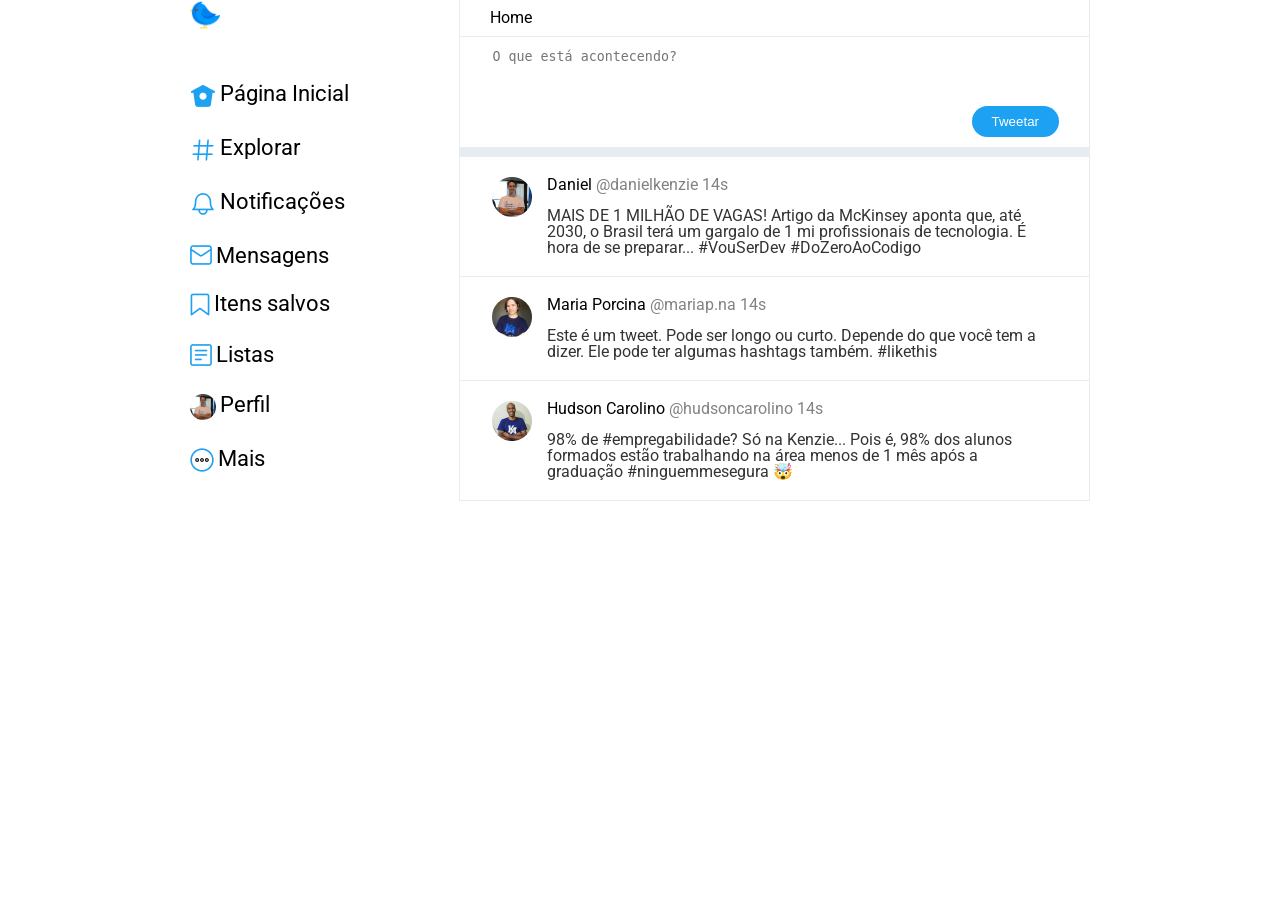
<file: maratona-twitter/index.html>
<!DOCTYPE html>
<html lang="pt-br">
    
    <!-- CONFIGURAÇÕES -->
    <head>
        <meta charset="UTF-8">
        <link rel="stylesheet" href="./assets/css/reset.css">

        <link rel="preconnect" href="https://fonts.googleapis.com">
        <link rel="preconnect" href="https://fonts.gstatic.com" crossorigin>
        <link href="https://fonts.googleapis.com/css2?family=Roboto:wght@100;300;400;500;700&display=swap" rel="stylesheet">

        <link rel="stylesheet" href="./assets/css/style.css">
        <title>Ken-Te-Vi</title>
    </head>

    <!-- CORPO -->
    <body>
        
        <div class="container">

            <!-- CABEÇALHO -->
            <header class="cabecalho">

                <!-- IMAGEM LOGO -->
                <figure class="cabecalho__logo">
                    <img src="./assets/img/bird 1.svg" alt="Logo Ken-Te-Vi"> 
                    <figcaption hidden>Logo Ken-Te-Vi</figcaption> 
                </figure>

                <!-- MENU DE NAVEGAÇÃO -->
                <nav class="cabecalho__menuNavegacao">

                    <!-- LISTA DE LINKS -->
                    <ul class="cabecalho__menuLista">

                        <li class="cabecalho__menuItem"> 
                            <img src="./assets/img/Home.png" alt="Página Inicial">
                            <a href="">Página Inicial</a>
                        </li>

                        <li class="cabecalho__menuItem"> 
                            <img src="./assets/img/Hashtag.png" alt="Explorar">
                            <a href="">Explorar</a>
                        </li>

                        <li class="cabecalho__menuItem"> 
                            <img src="./assets/img/Notification.png" alt="Notificações">
                            <a href="">Notificações</a>
                        </li>

                        <li class="cabecalho__menuItem"> 
                            <img src="./assets/img/Group.png" alt="Mensagens">
                            <a href="">Mensagens</a>
                        </li>

                        <li class="cabecalho__menuItem"> 
                            <img src="./assets/img/Group (1).png" alt="Itens salvos">
                            <a href="">Itens salvos</a>
                        </li>

                        <li class="cabecalho__menuItem"> 
                            <img src="./assets/img/Group (2).png" alt="Listas">
                            <a href="">Listas</a>
                        </li>

                        <li class="cabecalho__menuItem"> 
                            <img src="./assets/img/ProfilePic.png" alt="Perfil">
                            <a href="">Perfil</a>
                        </li>

                        <li class="cabecalho__menuItem"> 
                            <img src="./assets/img/Group (3).png" alt="Mais">
                            <a href="">Mais</a>
                        </li>
                    </ul>

                </nav>

            </header>

            <!-- CONTEÚDO PRINCIPAL -->
            <main class="conteudoPrincipal">
                
                <!-- TÍTULO -->
                <h3 class="conteudoPrincipal__titulo">Home</h3>
                
                <!-- FORMULÁRIO -->
                <form action="#" class="conteudoPrincipal__formulario">
                    <textarea name="textoTweet" placeholder="O que está acontecendo?" ></textarea>
                
                    <button type="submit">Tweetar</button>
                </form>

                <!-- FEED DE NOTÍCIAS -->
                <section class="conteudoPrincipal__feed">
                    
                    <!-- LISTA DE NOTÍCIAS -->
                    <ul class="conteudoPrincipal__listaTweets">
                        <!-- NOTÍCIA -->
                        <li class="conteudoPrincipal__tweet">
                            <!-- IMAGEM DO USUÁRIO -->
                            <img class="tweet__fotoPerfil" src="./assets/img/ProfilePic (2).png" alt="Daniel">

                            <!-- CAIXA COM INFORAMÇÕES DO USUÁRIO -->
                            <div class="tweet__conteudo">
                                <h2>Hudson Carolino</h2>
                                <span>@hudsoncarolino 14s</span>
                                <p>98% de #empregabilidade? Só na Kenzie... Pois é, 98% dos alunos formados estão trabalhando na área menos de 1 mês após a graduação #ninguemmesegura 🤯</p>
                            </div>

                        </li>
                        <!-- NOTÍCIA -->
                        <li class="conteudoPrincipal__tweet">
                            <!-- IMAGEM DO USUÁRIO -->
                            <img class="tweet__fotoPerfil" src="./assets/img/ProfilePic (1).png" alt="Daniel">

                            <!-- CAIXA COM INFORAMÇÕES DO USUÁRIO -->
                            <div class="tweet__conteudo">
                                <h2>Maria Porcina</h2>
                                <span>@mariap.na 14s</span>
                                <p>Este é um tweet. Pode ser longo ou curto. Depende do que você tem a dizer. Ele pode ter algumas hashtags também. #likethis </p>
                            </div>

                        </li>
                        <!-- NOTÍCIA -->
                        <li class="conteudoPrincipal__tweet">
                            <!-- IMAGEM DO USUÁRIO -->
                            <img class="tweet__fotoPerfil" src="./assets/img/ProfilePic.png" alt="Daniel">

                            <!-- CAIXA COM INFORAMÇÕES DO USUÁRIO -->
                            <div class="tweet__conteudo">
                                <h2>Daniel</h2>
                                <span>@danielkenzie 14s</span>
                                <p>MAIS DE 1 MILHÃO DE VAGAS! Artigo da McKinsey aponta que, 
                                    até 2030, o Brasil terá um gargalo de 1 mi profissionais de tecnologia. 
                                    É hora de se preparar... #VouSerDev #DoZeroAoCodigo
                                </p>
                            </div>

                        </li>
                    </ul>

                </section>

            </main>

        </div>

        <script type="text/javascript" src="./assets/js/script.js"></script>

    </body>

</html>
</file>
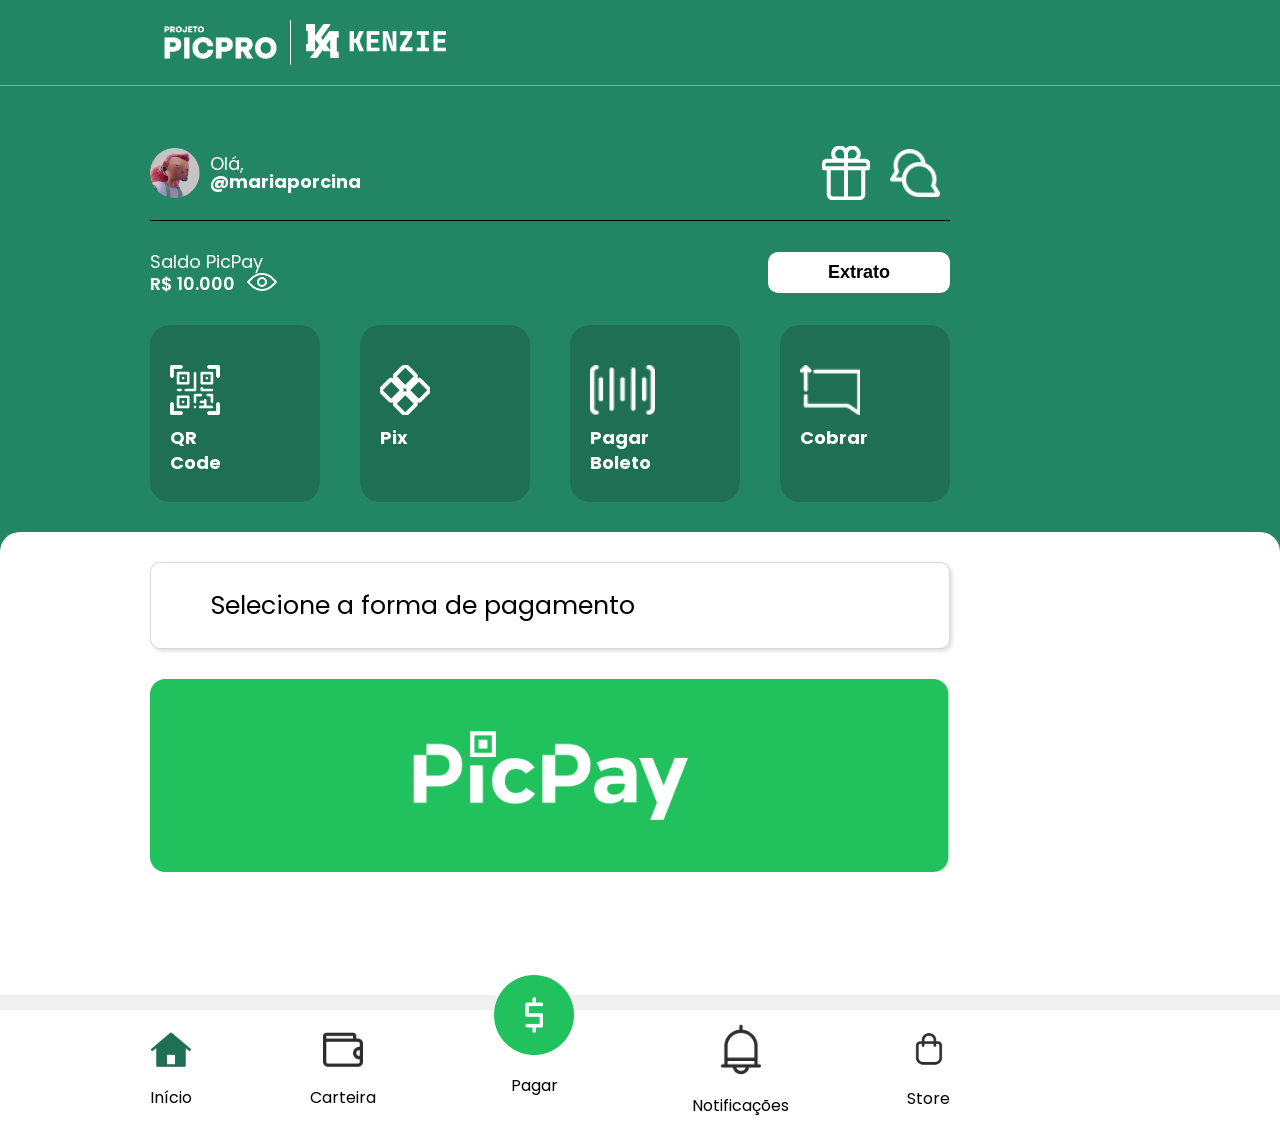
<file: PicPro/index.html>
<!DOCTYPE html>
<html lang="pr-br">
  <head>
    <meta charset="UTF-8" />
    <title>PicPro</title>
    <link rel="preconnect" href="https://fonts.googleapis.com" />
    <link rel="preconnect" href="https://fonts.gstatic.com" crossorigin />
    <link
      href="https://fonts.googleapis.com/css2?family=Poppins:wght@1,300&display=swap"
      rel="stylesheet"
    />
    <link rel="stylesheet" type="text/css" href="./assets/css/reset.css" />
    <link rel="stylesheet" type="text/css" href="./assets/css/style.css" />
  </head>

  <body>
    <!-- cabeçalho -->
    <header class="cabecalho">
      <div class="container">
        <figure class="cabecalho__logoPicpro">
          <img src="./assets/img/logo-picpro.png" alt="Logo Picpro" />
        </figure>
        <figure class="cabecalho__logoKenzie">
          <img src="./assets/img/logo-kenzie.png" alt="Logo Kenzie" />
        </figure>
      </div>
    </header>

    <!-- conteúdo principal da página -->
    <main>
      <section class="secaoDetalhesConta">
        <div class="container">
          <div class="secaoDetalhesConta__sobreUsuario">
            <div class="secaoDetalhesConta__sobreUsuario--nome">
              <img src="./assets/img/usuario.png" alt="Ícone do usuário" />
              <p>Olá, <strong>@mariaporcina</strong></p>
            </div>
            <div class="secaoDetalhesConta__sobreUsuario--icones">
              <img src="./assets/img/presente.png" alt="Icone Presente" />
              <img src="./assets/img/chat.png" alt="Icone Chat" />
            </div>
          </div>

          <div class="secaoDetalhesConta__sobreSaldo">
            <div>
              <p>Saldo PicPay</p>
              <div class="secaoDetalhesConta__sobreSaldo--valor">
                <p>R$ 10.000</p>
                <img src="./assets/img/visualizar.png" alt="Icone Visualizar" />
              </div>
            </div>
            <button id="btnExtrato">Extrato</button>
          </div>

          <ul class="secaoDetalhesConta__opcoesTransacoes">
            <li
              class="secaoDetalhesConta__itemTransacao secaoDetalhesConta__itemTransacao--qrCode"
              id="1"
            >
              <figure>
                <img src="./assets/img/qrcode.png" alt="Ícone QR Code" />
              </figure>
              <p>QR Code</p>
            </li>
            <li
              class="secaoDetalhesConta__itemTransacao secaoDetalhesConta__itemTransacao--pix"
              id="2"
            >
              <figure>
                <img src="./assets/img/pix.png" alt="Ícone Pix" />
              </figure>

              <p>Pix</p>
            </li>
            <li
              class="secaoDetalhesConta__itemTransacao secaoDetalhesConta__itemTransacao--boleto"
              id="3"
            >
              <figure>
                <img src="./assets/img/codigo.png" alt="Ícone boleto" />
              </figure>
              <p>Pagar Boleto</p>
            </li>
            <li
              class="secaoDetalhesConta__itemTransacao secaoDetalhesConta__itemTransacao--cobrar"
              id="4"
            >
              <figure>
                <img src="./assets/img/cobrar-icon.png" alt="Ícone cobrar" />
              </figure>
              <p>Cobrar</p>
            </li>
          </ul>
        </div>
      </section>

      <section class="secaoTransacao">
        <!-- div geral -->
        <div class="container">
          <!-- div selecione forma de agamento -->
          <div class="secaoTransacao__avisoSelecao mostrar">
            <p>Selecione a forma de pagamento</p>
            <img src="./assets/img/banner.png" alt="Banner do picpay" />
          </div>

          <!-- div do qrcode -->
          <div data-id="1" class="secaoTransacao__qrCode">
            <img src="./assets/img/qrcode-imagem.png" alt="Imagem QR Code" />
            <p>@mariaporcina</p>
            <button>Cobre um amigo</button>
            <a href="">Compartilhar meu código</a>
          </div>

          <!-- div do pix -->
          <div data-id="2" class="secaoTransacao__pix">
            <img src="./assets/img/pix-logo.png" alt="Logo pix" />
            <div class="secaoTransacao__boxOpcao">
              <img src="./assets/img/pix1.png" alt="Ícone opção pix" />
              <p>Envie por CPF/CNPJ, telefone, e-mail ou chave aleatória</p>
            </div>
            <div class="secaoTransacao__boxOpcao">
              <img src="./assets/img/pix2.png" alt="Ícone opção pix" />
              <p>Insira um código Pix Copia e Cola para enviar um pagamento</p>
            </div>
          </div>

          <!-- div do boleto -->
          <div data-id="3" class="secaoTransacao__boleto">
            <img src="./assets/img/boleto.png" alt="Imagem boleto" />
            <h2>Pagar com código de barras</h2>
            <p>
              Você pode parcelar em até 12x no cartão ou usar seu saldo em
              carteira pra pagar à vista.
            </p>
            <input type="text" placeholder="Insira o código de barras" />
          </div>

          <!-- div de cobrar -->
          <div data-id="4" class="secaoTransacao__cobrar">
            <img src="./assets/img/cobrar.png" alt="Ícone cobrar" />
            <h2>Cobrar</h2>
            <p>Divida a conta com os amigos de forma fácil!</p>
            <div class="secaoTransacao__boxOpcao">
              <img src="./assets/img/picpay-icon.png" alt="Ícone picpay" />
              <p>
                <strong>Amigos do PicPay</strong> Divida e acompanhe um gasto
                com pessoas por aqui
              </p>
            </div>
          </div>
        </div>
      </section>

      <!-- rodapé -->
      <footer class="rodape">
        <div class="container">
          <ul class="rodape__menuPrincipal">
            <li class="rodape__menuItem">
              <a href="#">
                <img src="./assets/img/inicio.png" alt="Ícone início" />
                <p>Início</p>
              </a>
            </li>
            <li class="rodape__menuItem">
              <a href="#">
                <img
                  src="./assets/img/carteira-icon.png"
                  alt="Ícone carteira"
                />
                <p>Carteira</p>
              </a>
            </li>
            <li class="rodape__menuItem rodape__menuItem--pagar">
              <a href="#">
                <img src="./assets/img/pagar.png" alt="Ícone pagar" />
                <p>Pagar</p>
              </a>
            </li>
            <li class="rodape__menuItem">
              <a href="#">
                <img
                  src="./assets/img/notificacao.png"
                  alt="Ícone notificacao"
                />
                <p>Notificações</p>
              </a>
            </li>
            <li class="rodape__menuItem">
              <a href="#">
                <img src="./assets/img/bolsa.png" alt="Ícone bolsa" />
                <p>Store</p>
              </a>
            </li>
          </ul>
        </div>
      </footer>
    </main>

    <script src="./assets/js/script.js"></script>
  </body>
</html>
</file>
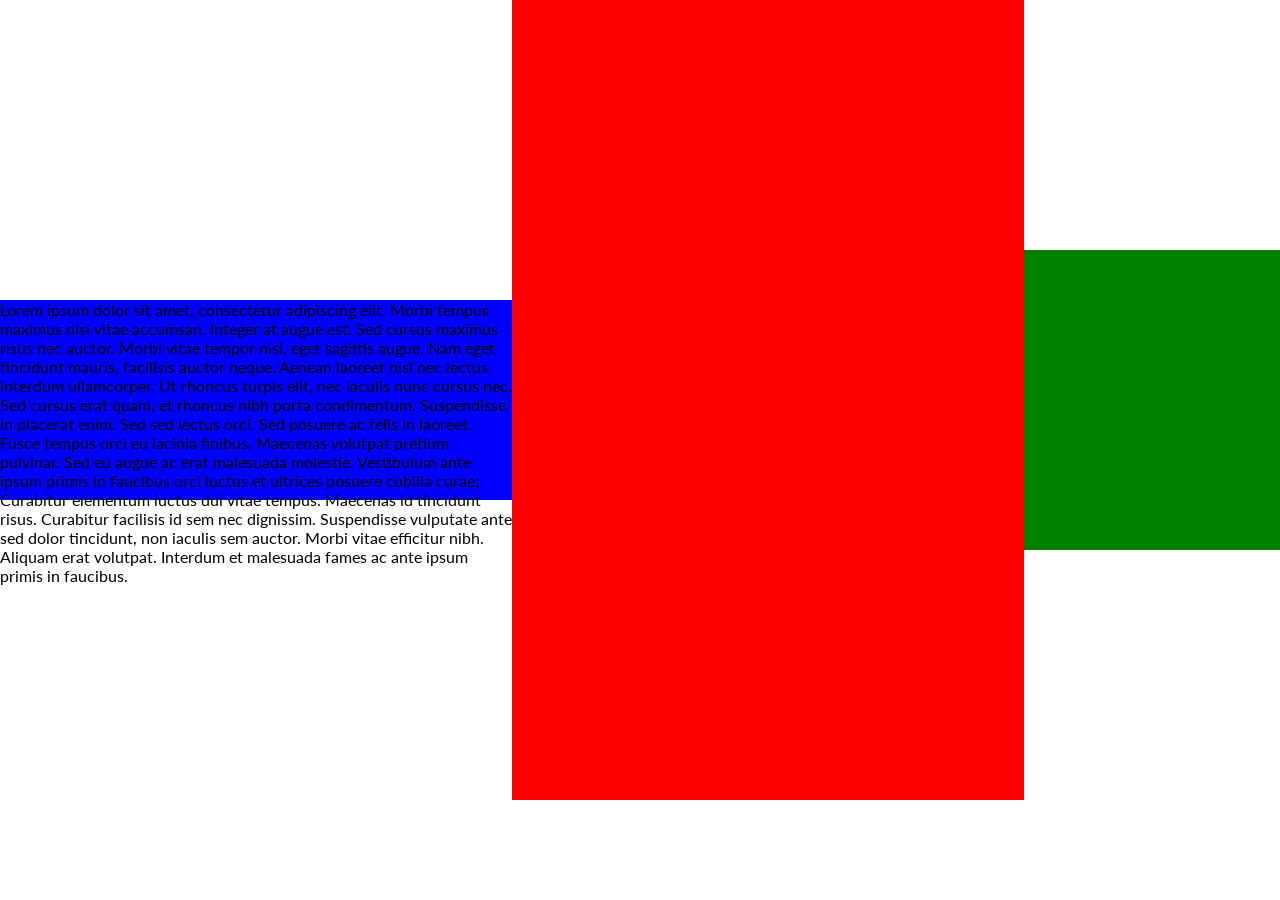
<file: Danki Code/Curso Front-End Completo 2.0/modulo-css/index.html>
<html>
    <head>
        <link rel="preconnect" href="https://fonts.gstatic.com">
        <link href="https://fonts.googleapis.com/css2?family=Lato:wght@400;700&display=swap" rel="stylesheet">
        <link href="css/style.css" rel="stylesheet" />
        <title>Módulo CSS</title>
    </head>
    <body>
    <div class="container">
        <div class="d1">
            Lorem ipsum dolor sit amet, consectetur adipiscing elit. Morbi tempus maximus nisi vitae accumsan. Integer at augue est. Sed cursus maximus risus nec auctor. Morbi vitae tempor nisi, eget sagittis augue. Nam eget tincidunt mauris, facilisis auctor neque. Aenean laoreet nisl nec lectus interdum ullamcorper. Ut rhoncus turpis elit, nec iaculis nunc cursus nec. Sed cursus erat quam, et rhoncus nibh porta condimentum. Suspendisse in placerat enim. Sed sed lectus orci. Sed posuere ac felis in laoreet. Fusce tempus orci eu lacinia finibus. Maecenas volutpat pretium pulvinar.

            Sed eu augue ac erat malesuada molestie. Vestibulum ante ipsum primis in faucibus orci luctus et ultrices posuere cubilia curae; Curabitur elementum luctus dui vitae tempus. Maecenas id tincidunt risus. Curabitur facilisis id sem nec dignissim. Suspendisse vulputate ante sed dolor tincidunt, non iaculis sem auctor. Morbi vitae efficitur nibh. Aliquam erat volutpat. Interdum et malesuada fames ac ante ipsum primis in faucibus. 
        </div>
        <div class="d2"></div>
        <div class="d3"></div>
    </div>
    </body>
</html>
</file>
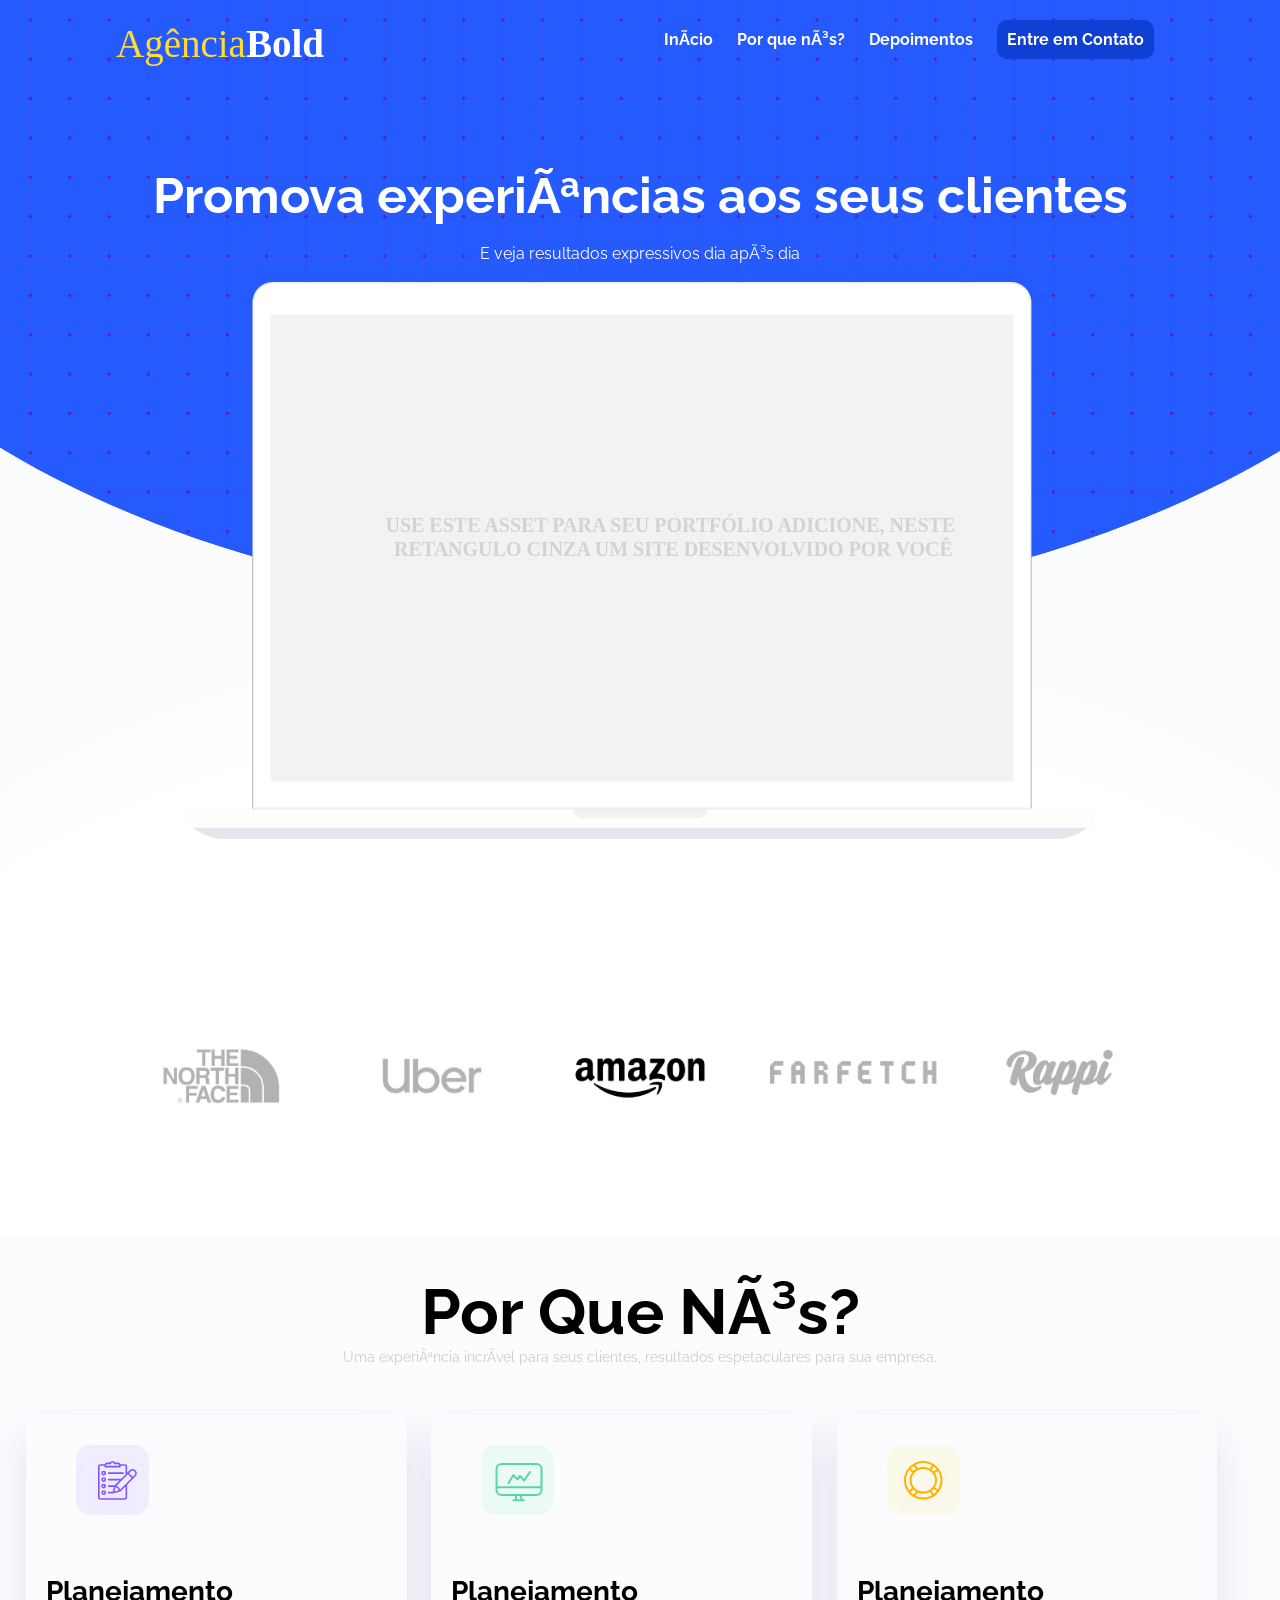
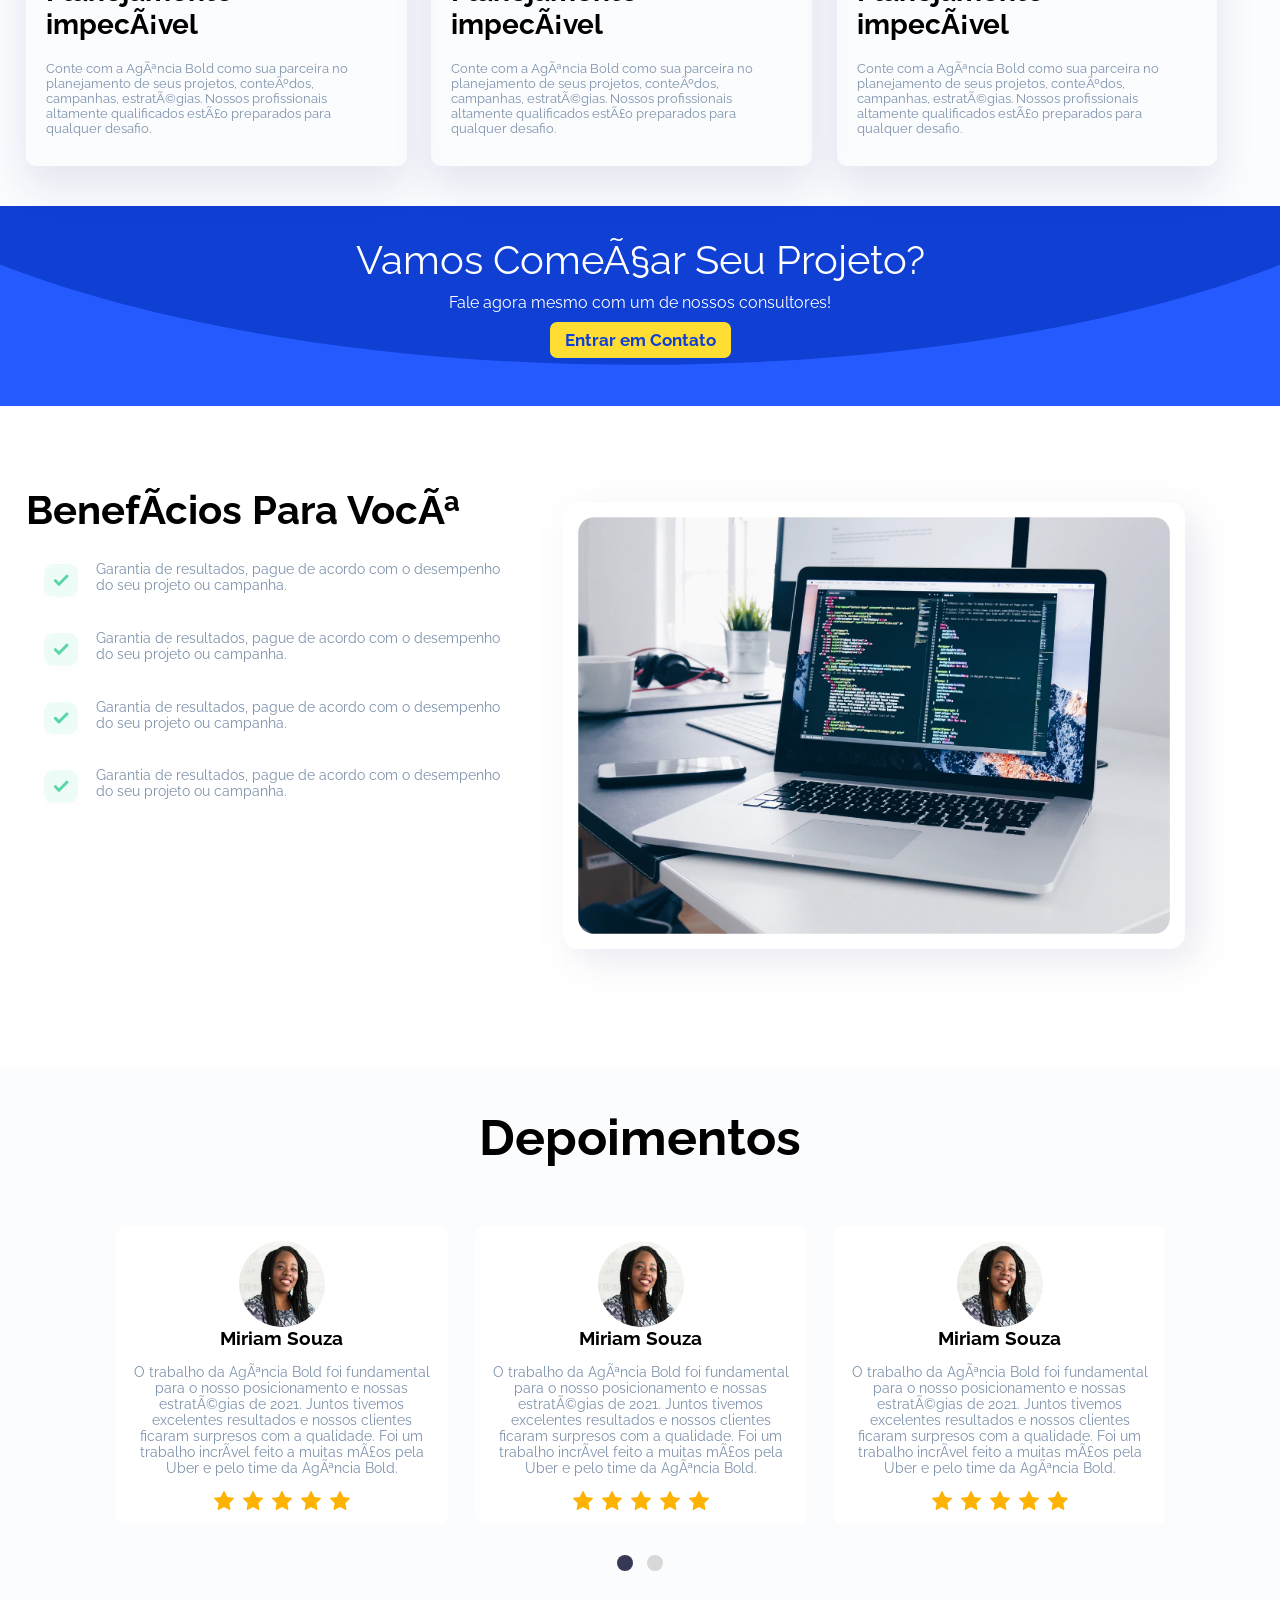
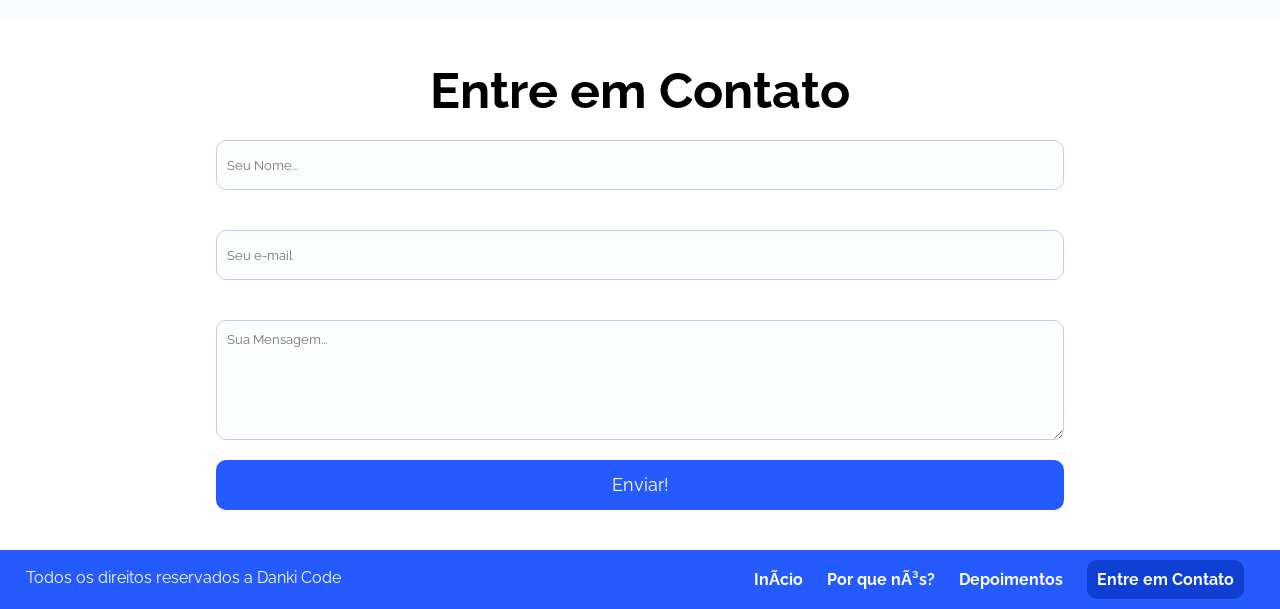
<file: Danki Code/Curso Front-End Completo 2.0/projeto_front_end_final/index.html>
<html>
    <head>
        <title>Meu Projeto Final!</title>
        <link rel="stylesheet" href="https://stackpath.bootstrapcdn.com/font-awesome/4.7.0/css/font-awesome.min.css" integrity="sha384-wvfXpqpZZVQGK6TAh5PVlGOfQNHSoD2xbE+QkPxCAFlNEevoEH3Sl0sibVcOQVnN" crossorigin="anonymous">
        <link rel="preconnect" href="https://fonts.gstatic.com">
        <link href="https://fonts.googleapis.com/css2?family=Raleway:wght@300;400;700&display=swap" rel="stylesheet">
        <meta name="viewport" content="width=device-width, initial-scale=1.0, maximum-scale=1.0">
        <link href="style.css" rel="stylesheet" />
    </head>
    <body>
        <section class="main">
            <div class="center">
                <div class="menu">
                    <div class="logo-menu">
                        <a href="/"><img src="images/logoagencia.svg" /></a>
                    </div>
                    <div class="items-menu">
                        <a href="#">Início</a>
                        <a href="#">Por que nós?</a>
                        <a href="#">Depoimentos</a>
                        <a class="contact-btn" href="">Entre em Contato</a>
                    </div>
                    <div class="items-menu-mobile">
                        <i class="fa fa-bars" aria-hidden="true"></i>
                        <div class="menu-mobile">
                            <a href="#">Início</a>
                            <a href="#">Por que nós?</a>
                            <a href="#">Depoimentos</a>
                        </div>
                    </div>
                </div><!--menu-->

                <div class="mockup">
                    <h1>Promova experiências aos seus clientes</h1>
                    <br/>
                    <p>E veja resultados expressivos dia após dia</p>
                    <br/>
                    <img src="images/mockup.svg" />
                </div><!--mockup-->

            </div><!--center-->
        </section><!--main-->


        <section class="marcas">
            <div class="center">
                <img src="images/LOGO1.png" />
                <img src="images/LOGO2.png" />
                <img src="images/LOGO3.png" />
                <img src="images/LOGO4.png" />
                <img src="images/LOGO5.png" />

            </div><!--center-->
        </section><!--marcas-->


        <section class="porque-nos">
            <div class="center">
                <h2>Por Que Nós?</h2>
                <p>Uma experiência incrível para seus clientes, resultados espetaculares para sua empresa.</p>

                <div class="diferenciais">
                    <div class="box-diferenciais">
                        <img src="images/icon1.svg" />
                        <h3>Planejamento impecável</h3>
                        <p>Conte com a Agência Bold como sua parceira no planejamento de seus projetos, conteúdos, campanhas, estratégias. Nossos profissionais altamente qualificados estão preparados para qualquer desafio.</p>
                    </div>
                    <div class="box-diferenciais">
                        <img src="images/icon2.svg" />
                        <h3>Planejamento impecável</h3>
                        <p>Conte com a Agência Bold como sua parceira no planejamento de seus projetos, conteúdos, campanhas, estratégias. Nossos profissionais altamente qualificados estão preparados para qualquer desafio.</p>
                    </div>
                    <div class="box-diferenciais">
                        <img src="images/icon3.svg" />
                        <h3>Planejamento impecável</h3>
                        <p>Conte com a Agência Bold como sua parceira no planejamento de seus projetos, conteúdos, campanhas, estratégias. Nossos profissionais altamente qualificados estão preparados para qualquer desafio.</p>
                    </div>
                </div><!--diferenciais-->



            </div><!--center-->
        </section><!--porquenos-->

        <section class="cta">

            
             <h2>Vamos Começar Seu Projeto?</h2>
             <h4>Fale agora mesmo com um de nossos consultores!</h4>
             <a href="/contato">Entrar em Contato</a>
            

        </section><!--cta-->

        <section class="beneficios">
            <div style="max-width: 1280px;" class="center">
                <div class="lista-beneficios">
                    <h1>Benefícios Para Você</h1>
                    <br/>
                    <p><img src="images/checklist.svg" /><span>Garantia de resultados, pague de acordo com o desempenho do seu projeto ou campanha.</span></p>
                    <p><img src="images/checklist.svg" /><span>Garantia de resultados, pague de acordo com o desempenho do seu projeto ou campanha.</span></p>
                    <p><img src="images/checklist.svg" /><span>Garantia de resultados, pague de acordo com o desempenho do seu projeto ou campanha.</span></p>
                    <p><img src="images/checklist.svg" /><span>Garantia de resultados, pague de acordo com o desempenho do seu projeto ou campanha.</span></p>
                </div>
                <div class="img-beneficios">
                    <img src="images/mackbook.png" />
                </div>
            </div><!--center-->
        </section><!--beneficios-->


        <section class="depoimentos">
            <h1>Depoimentos</h1>
            <div style="display:block;" class="center">
                <br/>
                <div style="max-width: 1200px;" class="container-slider">

                    <div class="container-slider-single">
                        <img src="images/DEPOIMENTO1.png" />
                        <h3>Miriam Souza</h3>
                        <p>O trabalho da Agência Bold foi fundamental para o nosso posicionamento e nossas estratégias de 2021. Juntos tivemos excelentes resultados e nossos clientes ficaram surpresos com a qualidade. Foi um trabalho incrível feito a muitas mãos pela Uber e pelo time da Agência Bold.</p>
                        <img src="images/RATE.svg" />
                    </div>
                   
                    <div class="container-slider-single">
                        <img src="images/DEPOIMENTO1.png" />
                        <h3>Miriam Souza</h3>
                        <p>O trabalho da Agência Bold foi fundamental para o nosso posicionamento e nossas estratégias de 2021. Juntos tivemos excelentes resultados e nossos clientes ficaram surpresos com a qualidade. Foi um trabalho incrível feito a muitas mãos pela Uber e pelo time da Agência Bold.</p>
                        <img src="images/RATE.svg" />
                    </div>
                    <div class="container-slider-single">
                        <img src="images/DEPOIMENTO1.png" />
                        <h3>Miriam Souza</h3>
                        <p>O trabalho da Agência Bold foi fundamental para o nosso posicionamento e nossas estratégias de 2021. Juntos tivemos excelentes resultados e nossos clientes ficaram surpresos com a qualidade. Foi um trabalho incrível feito a muitas mãos pela Uber e pelo time da Agência Bold.</p>
                        <img src="images/RATE.svg" />
                    </div>
                    <div class="container-slider-single">
                        <img src="images/DEPOIMENTO1.png" />
                        <h3>Miriam Souza</h3>
                        <p>O trabalho da Agência Bold foi fundamental para o nosso posicionamento e nossas estratégias de 2021. Juntos tivemos excelentes resultados e nossos clientes ficaram surpresos com a qualidade. Foi um trabalho incrível feito a muitas mãos pela Uber e pelo time da Agência Bold.</p>
                        <img src="images/RATE.svg" />
                    </div>
                    <div class="container-slider-single">
                        <img src="images/DEPOIMENTO1.png" />
                        <h3>Miriam Souza</h3>
                        <p>O trabalho da Agência Bold foi fundamental para o nosso posicionamento e nossas estratégias de 2021. Juntos tivemos excelentes resultados e nossos clientes ficaram surpresos com a qualidade. Foi um trabalho incrível feito a muitas mãos pela Uber e pelo time da Agência Bold.</p>
                        <img src="images/RATE.svg" />
                    </div>
                    <div class="container-slider-single">
                        <img src="images/DEPOIMENTO1.png" />
                        <h3>Miriam Souza</h3>
                        <p>O trabalho da Agência Bold foi fundamental para o nosso posicionamento e nossas estratégias de 2021. Juntos tivemos excelentes resultados e nossos clientes ficaram surpresos com a qualidade. Foi um trabalho incrível feito a muitas mãos pela Uber e pelo time da Agência Bold.</p>
                        <img src="images/RATE.svg" />
                    </div>
                </div>
                
            </div>

        </section>

        <section class="contato">
            <h1>Entre em Contato</h1>
            <div style="max-width: 900px;" class="center">
                
                <form method="post">
                    <input type="text" placeholder="Seu Nome..." />
                    <input type="email" placeholder="Seu e-mail" />
                    <textarea placeholder="Sua Mensagem..."></textarea>
                    <input type="submit" name="acao" value="Enviar!"
                </form>
            </div>
        </section>

        <footer>
            <div style="max-width: 1280px;" class="center">
                <div class="text-footer">
                    <p>Todos os direitos reservados a Danki Code</p>
                </div>
                <div class="items-menu">
                    <a href="#">Início</a>
                        <a href="#">Por que nós?</a>
                        <a href="#">Depoimentos</a>
                        <a class="contact-btn" href="">Entre em Contato</a>
                </div>
            </div>
        </footer>

        <script src="jquery.js"></script>
        <script src="slick.min.js"></script>
        <script>
                $('.container-slider').slick({
                dots: true,
                arrows:false,
                speed:1000,
                slidesToShow: 3,
                slidesToScroll: 3,
                autoplay: true,
                autoplaySpeed: 3000,
                pauseOnHover:false,
                responsive: [
                            {
                              breakpoint: 768,
                              settings: {
                                slidesToShow: 1,
                                slidesToScroll: 1
                              }
                            }],
                });
        </script>
        <script>
            var menuBtn = document.querySelector('.items-menu-mobile i');
            menuBtn.addEventListener('click',()=>{
                let itemsMenu = document.querySelector('.menu-mobile');
                if(itemsMenu.classList.contains('show')){
                    itemsMenu.classList.remove('show');
                    itemsMenu.classList.add('hide');
                }else{
                    itemsMenu.classList.remove('hide');
                    itemsMenu.classList.add('show');
                }
                
            });
        </script>
        
    </body>
</html>
</file>
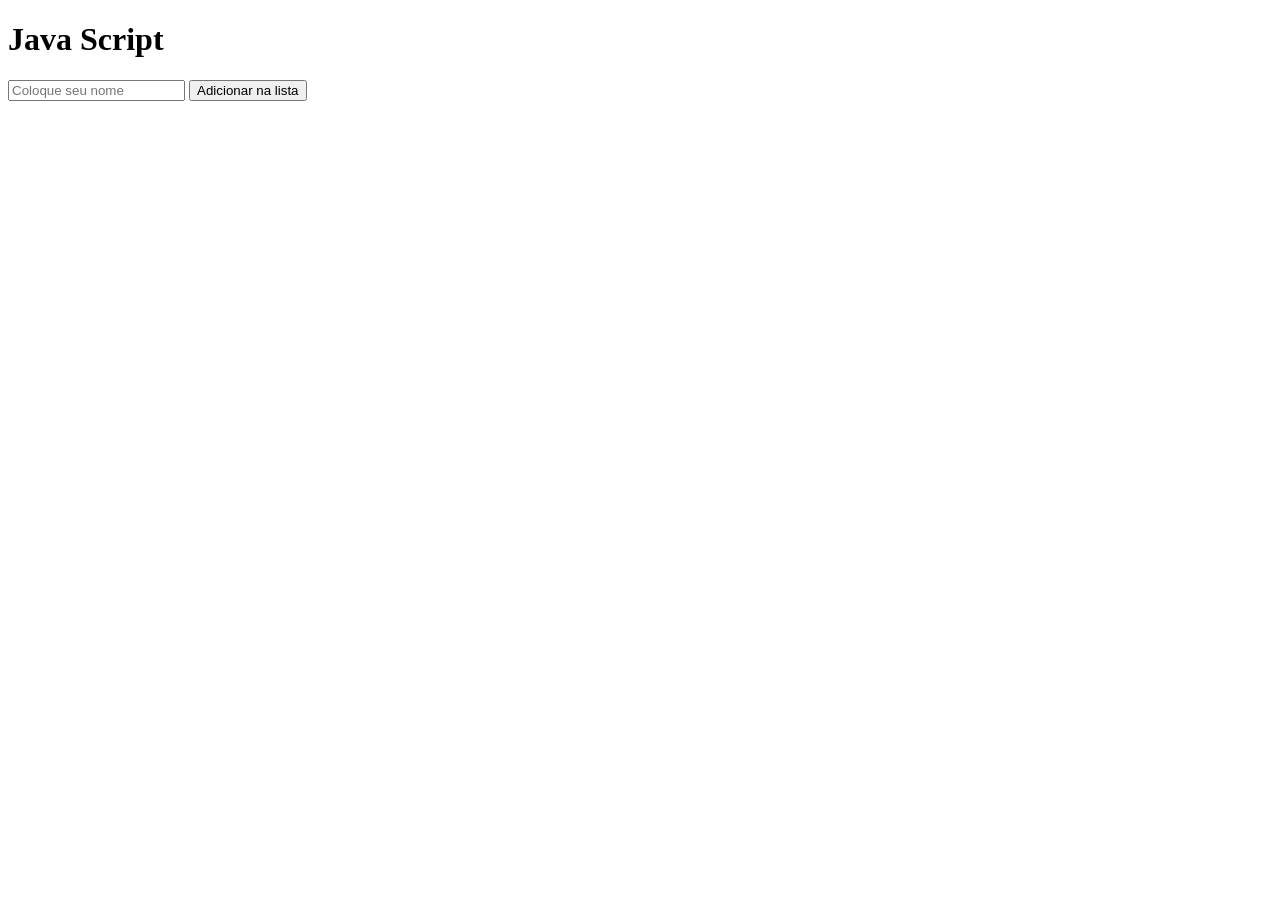
<file: PicPro/aula_javaScript.html>
<!DOCTYPE html>
<html lang="en">
<head>
  <meta charset="UTF-8">
  <meta http-equiv="X-UA-Compatible" content="IE=edge">
  <meta name="viewport" content="width=device-width, initial-scale=1.0">
  <title>Aula de javaScript</title>
</head>
<body>
  <h1>Java Script</h1>

    <input type="text" placeholder="Coloque seu nome"  class="inputTexto">
    <button class="btnAdicionar">Adicionar na lista</button>


    <ol></ol>







  <script src="./assets/js/aula_javaScript.js"></script>
</body>
</html>
</file>
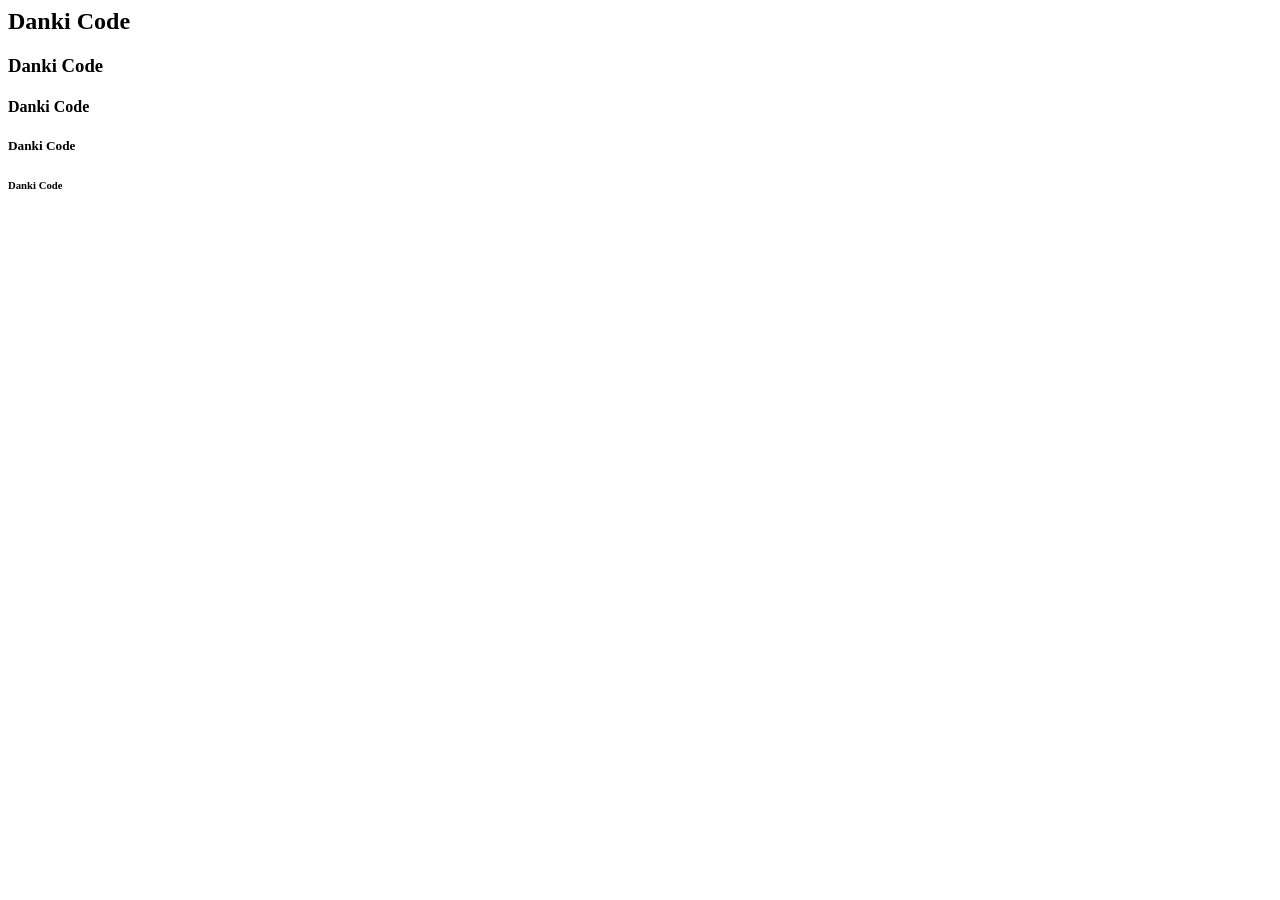
<file: Danki Code/Curso Front-End Completo 2.0/modulo-html/aula1.html>
<html>
    <head>
        <title>Primeira Aula Danki Code</title>
    </head>
    <body>
        <!--
            
            É o meu comentário
        
        -->
        <!--<h1>Danki Code</h1>-->
        <h2>Danki Code</h2>
        <h3>Danki Code</h3>
        <h4>Danki Code</h4>
        <h5>Danki Code</h5>
        <h6>Danki Code</h6>

        
    </body>
</html>
</file>
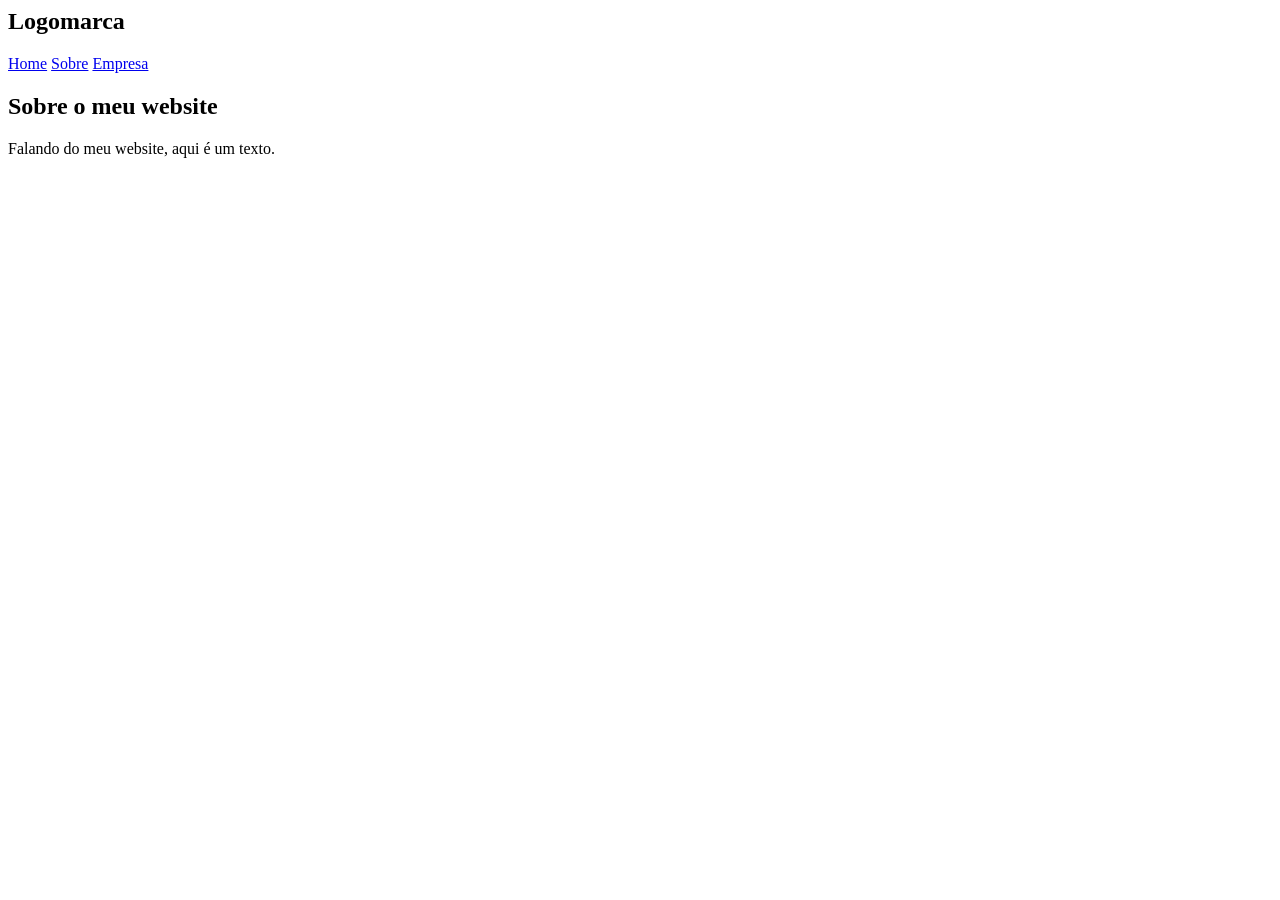
<file: Danki Code/Curso Front-End Completo 2.0/modulo-html/aula4.html>
<html>
    <head>
        <title>Meu website</title>
    </head>
    <body>

        <header>
            <div>
                <h2>Logomarca</h2>
            </div>
            <div>
                <a target="_blank" href="https://cursos.dankicode.com">Home</a>
                <a target="_blank"  href="https://cursos.dankicode.com/empresa">Sobre</a>
                <a target="_blank"  href="https://cursos.dankicode.com/empresa">Empresa</a>
            </div>
        </header>

        <!--Aqui eu começo a seção X do meu website-->
        <section>
            <div>
                <h2>Sobre o meu website</h2>
                <p>Falando do meu website, aqui é um texto.</p>
            </div>
        </section>

    </body>
</html>
</file>
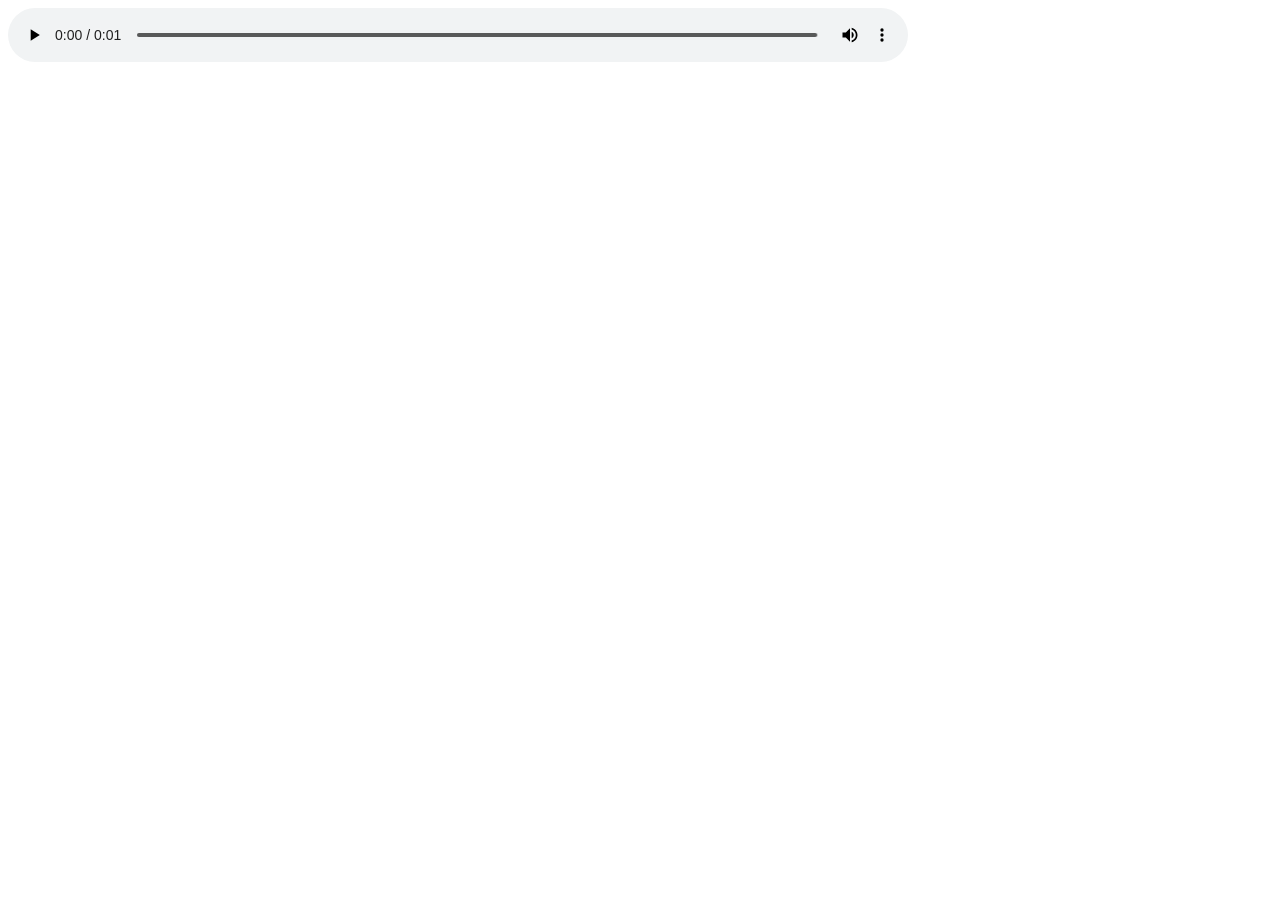
<file: Danki Code/Curso Front-End Completo 2.0/modulo-html/video-audio.html>
<html>
    <body>
        <!--
        <video controls width="400">
            <source src="video.mp4" type="video/mp4" />
        </video>
        -->
        <audio style="width:900px;" controls>
            <source src="audio.ogg" type="audio/ogg" />
        </audio>
    </body>
</html>
</file>
<file: maratona-twitter/assets/css/style.css>
/* CSS => Cascading StyleSheet(Folha de estilo em cascata)

Estrutura

Regra CSS:
seletor {
    propriedade: valor; -> declaração
}

CSS BEM

B -> Bloco
E -> Elemento
M -> Modificador

font-family: 'Roboto', sans-serif;

*/

/* BODY */
body{
    font-family: 'Roboto', sans-serif;
}

.container{
    width: 100%;
    max-width: 900px;
    margin: 0 auto;
    display: flex;

    /* margin-top: 50px;
    margin-bottom: ;
    margin-left: ;
    margin-right: ;
    margin: top right bottom left;
    margin: top right/left bottom;
    margin: top/bottom right/left;
    margin: todos os lados; */
}

/* CABEÇALHO */
.cabecalho{
    flex-basis: 30%;
}
.cabecalho__logo{
    margin-bottom: 50px;
}
.cabecalho__logo img{}
.cabecalho__logo figcaption{
    display: none;
}

.cabecalho__menuNavegacao{}
.cabecalho__menuLista{}
.cabecalho__menuItem{
    margin-bottom: 25px;
}
.cabecalho__menuItem img{
    max-width: 26px;
}
.cabecalho__menuItem a{
    color: #000;
    text-decoration: none;
    font-size: 22px;
    vertical-align: top;
}


/* CONTEÚDO PRINCIPAL */
.conteudoPrincipal{
    flex-basis: 70%;
    border-left: 1px solid #e7ecf0;
    border-right: 1px solid #e7ecf0;
}
.conteudoPrincipal__titulo{
    padding: 10px 30px;
}

.conteudoPrincipal__formulario{
    padding: 10px 30px;
    border-top: 1px solid #e7ecf0;
    border-bottom: 10px solid #e7ecf0;
    text-align: right;
}
.conteudoPrincipal__formulario textarea{
    display: block;
    width: 100%;
    border: none;
    outline: none;
    resize: none;
    height: 55px;
}
.conteudoPrincipal__formulario button{
    background-color: #1da1f2;
    border: none;
    padding: 8px 20px;
    color: #fff;
    border-radius: 20px;
}

.conteudoPrincipal__feed{}
.conteudoPrincipal__listaTweets{
    display: flex;
    flex-flow: column-reverse nowrap;
}
.conteudoPrincipal__tweet{
    padding: 20px 32px;
    display: flex;
    align-items: flex-start;
    border-bottom: 1px solid #e7ecf0;
}

.tweet__fotoPerfil{}
.tweet__conteudo{
    margin-left: 15px;
}
.tweet__conteudo h2{
    display: inline-block;
}
.tweet__conteudo span{
    display: inline-block;
    color: #828282;
}
.tweet__conteudo p{
    margin-top: 15px;
    color: #333333;
}
</file>
<file: PicPro/assets/css/style.css>
body {
  background-color: #228664;
  font-family: "Poppins", sans-serif;
}
.container {
  width: 100%;
  max-width: 800px;
  margin: 0 150px;
}

.cabecalho {
  padding: 20px 0;
  border-bottom: 1px solid rgba(255, 255, 255, 0.4);
}

.cabecalho .container {
  display: flex;
  align-items: center;
}

.cabecalho figure img {
  width: 100%;
  max-width: 140px;
}

.cabecalho .cabecalho__logoPicpro {
  border-right: 1px solid #fff;
  margin-right: 15px;
}

.secaoDetalhesConta {
  color: #fff;
  padding: 60px 0 30px;
}

.secaoDetalhesConta__sobreUsuario {
  display: flex;
  align-items: center;
  margin-bottom: 20px;
  justify-content: space-between;
}
.secaoDetalhesConta__sobreUsuario--nome,
.secaoDetalhesConta__sobreUsuario--icones {
  display: flex;
  align-items: center;
}
.secaoDetalhesConta__sobreUsuario--icones img {
  margin: 0 10px;
}

.secaoDetalhesConta__sobreUsuario p {
  font-size: 18px;
  margin-left: 10px;
}
.secaoDetalhesConta__sobreUsuario img {
  width: 100%;
  max-width: 50px;
}

.secaoDetalhesConta__sobreUsuario p strong {
  display: block;
  font-weight: bold;
}

.secaoDetalhesConta__sobreSaldo {
  border-top: 1px solid #000;
  display: flex;
  justify-content: space-between;
  padding: 30px 0;
  align-items: center;
}
.secaoDetalhesConta__sobreSaldo--valor {
  display: flex;
}

.secaoDetalhesConta__sobreSaldo p {
  font-size: 18px;
  line-height: 22px;
}

.secaoDetalhesConta__sobreSaldo--valor p {
  font-weight: 600;
}

.secaoDetalhesConta__sobreSaldo--valor img {
  display: block;
  height: 18px;
  width: 30px;
  margin-left: 12px;
}

.secaoDetalhesConta__sobreSaldo button {
  background-color: #fff;
  border: none;
  font-weight: bold;
  font-size: 18px;
  padding: 10px 60px;
  border-radius: 10px;
  cursor: pointer;
}

.secaoDetalhesConta__opcoesTransacoes {
  display: flex;
  justify-content: space-between;
}

.secaoDetalhesConta__opcoesTransacoes li {
  background-color: #1f6f54;
  width: 170px;
  height: 177px;
  border-radius: 20px;
  padding: 40px 20px;
  cursor: pointer;
}

.secaoDetalhesConta__opcoesTransacoes li img {
  width: 100%;
  max-width: 40px;
}

.secaoDetalhesConta__opcoesTransacoes li p {
  font-weight: bold;
  font-size: 18px;
  margin-top: 10px;
  line-height: 25px;
  width: 80px;
}

.secaoTransacao {
  background-color: #fff;
  border-radius: 20px 20px 0 0;
  border-bottom: 15px solid #f0f0f0;
  padding: 30px 0;
  min-height: 450px;
}
.secaoTransacao .container div {
  display: none;
}

.secaoTransacao .container div.mostrar {
  display: block;
}

.secaoTransacao__avisoSelecao p {
  font-size: 25px;
  box-shadow: 2px 2px 4px rgba(0, 0, 0, 0.15);
  padding: 30px 60px;
  border-radius: 10px;
  border: 1px solid rgba(0, 0, 0, 0.15);
}

.secaoTransacao__avisoSelecao img {
  margin: 30px 0 90px;
  width: 100%;
}

.secaoTransacao__qrCode {
  text-align: center;
}
.secaoTransacao__qrCode img {
  max-width: 180px;
}

.secaoTransacao__qrCode p {
  font-size: 18px;
  font-weight: bold;
  margin: 20px 0;
}

.secaoTransacao__qrCode button {
  background-color: #4a8864;
  border: none;
  color: #fff;
  font-size: 18px;
  font-weight: bold;
  border-radius: 10px;
  margin: 50px 0 20px;
  padding: 15px 150px;
  cursor: pointer;
}

.secaoTransacao__qrCode a {
  display: block;
  color: #000;
  font-weight: bold;
}

.secaoTransacao__pix img {
  width: 100%;
  max-width: 150px;
}
.secaoTransacao__boxOpcao {
  display: flex;
  align-items: center;
  border: 1px solid #d2d2d2;
  max-width: 500px;
  padding: 14px 10px;
  border-radius: 10px;
  box-shadow: 2px 2px 4px rgba(0, 0, 0, 0.15);
  margin: 20px 0;
}
.secaoTransacao__boxOpcao img {
  width: 100%;
  max-width: 80px;
  margin-right: 10px;
}
.secaoTransacao__boxOpcao p {
  font-size: 16px;
  line-height: 20px;
}

.secaoTransacao__boleto {
}

.secaoTransacao__boleto img {
  width: 100%;
  max-width: 80px;
}

.secaoTransacao__boleto h2 {
  font-size: 20px;
  font-weight: 600;
}
.secaoTransacao__boleto p {
  font-size: 18px;
  max-width: 500px;
  margin: 20px 0;
}

.secaoTransacao__boleto input {
  width: 100%;
  background-color: #f4f4f4;
  font-size: 16px;
  height: 50px;
  padding: 0 80px;
  border-radius: 10px;
  border: 1px solid #d2d2d2;
  color: #000;
  box-sizing: border-box;
}

.secaoTransacao__cobrar {
}
.secaoTransacao__cobrar img {
  width: 100%;
  max-width: 80px;
}

.secaoTransacao__cobrar h2 {
  font-size: 20px;
  font-weight: 600;
}

.secaoTransacao__cobrar p {
  font-size: 18px;
  max-width: 500px;
  margin: 20px 0;
}

.secaoTransacao__cobrar .secaoTransacao__boxOpcao p {
  margin-left: 10px;
}

.rodape {
  background-color: #fff;
}

.rodape__menuPrincipal {
  display: flex;
  justify-content: space-between;
  align-items: center;
}

.rodape__menuPrincipal li {
  text-align: center;
}

.rodape__menuPrincipal li a {
  color: #000;
  text-decoration: none;
}
.rodape__menuPrincipal li a img {
  width: 100%;
  max-width: 40px;
}
.rodape__menuPrincipal li a p {
  margin-top: 20px;
}

.rodape__menuItem--pagar {
  transform: translateY(-35px);
}

.rodape__menuPrincipal .rodape__menuItem--pagar a img {
  max-width: 80px;
}

/* Desafio Hover */
.secaoDetalhesConta__itemTransacao:hover {
  background-color: #fff;
  color: #228664;
}
.secaoDetalhesConta__itemTransacao figure {
  background-repeat: no-repeat;
  background-size: cover;
  display: block;
  height: 50px;
  width: 50px;
}

.secaoDetalhesConta__itemTransacao--qrCode figure {
  background-image: url("../img/qrcode.png");
  background-repeat: no-repeat;
  background-size: cover;
  display: block;
  height: 50px;
  width: 50px;
}
.secaoDetalhesConta__itemTransacao--pix figure {
  background-image: url("../img/pix.png");
}
.secaoDetalhesConta__itemTransacao--boleto figure {
  background-image: url("../img/codigo.png");
  width: 100%;
  max-width: 65px;
}
.secaoDetalhesConta__itemTransacao--cobrar figure {
  background-image: url("../img/cobrar-icon.png");
  width: 100%;
  max-width: 60px;
}
/* EFEITO HOVERS */
.secaoDetalhesConta__itemTransacao--qrCode:hover figure {
  background-image: url("../img/qrcode-verde.png");
}
.secaoDetalhesConta__itemTransacao--pix:hover figure {
  background-image: url("../img/pix-verde.png");
}
.secaoDetalhesConta__itemTransacao--boleto:hover figure {
  background-image: url("../img/boleto-verde.png");
}
.secaoDetalhesConta__itemTransacao--cobrar:hover figure {
  background-image: url("../img/cobrar-verde.png");
}

.secaoDetalhesConta__itemTransacao figure img {
  width: 100%;
  max-width: 25px;
  height: 20px;
  opacity: 0;
}
</file>
<file: Danki Code/Curso Front-End Completo 2.0/modulo-css/css/style.css>
*{
    margin:0;
    padding:0;
    box-sizing: border-box;
    font-family: 'Lato', sans-serif;
}


.container{
    display: flex;
    align-items: center;

    /*flex-wrap: wrap;*/
}

.d1{
    flex:0.5;
    background-color:blue;
    height:200px;
    
}
.d2{
   flex:0.5;
    height:800px;
    background-color:red;
}
.d3{
    flex:0.25;
    height:300px;
    background-color:green;
}
</file>
<file: Danki Code/Curso Front-End Completo 2.0/projeto_front_end_final/style.css>
*{
    margin:0;
    padding:0;
    box-sizing: border-box;
    font-family: 'Raleway', sans-serif;
}

.center{
    display: flex;
    max-width: 1100px;
    padding:0 2%;
    margin:0 auto;
    flex-wrap: wrap;
}

section.main{
    background-image: url('images/bg.svg');
    background-position: center;
    background-size: cover;
    min-height: 700px;
    padding:20px 0 80px 0;
}

.menu{display: flex;width:100%;}

.logo-menu{width:50%;}

.items-menu{
    width:50%;
    text-align: right;
}

.items-menu a{
    font-weight: bold;
    color:white;
    text-decoration: none;
    display: inline-block;
    margin:0 10px;
}

.items-menu a:hover{
    border-bottom:2px solid #FFDD33;
}


.items-menu a.contact-btn{
    background-color:#0F3FD3;
    padding:10px 10px;
    border-radius:10px;
}
.items-menu a.contact-btn:hover{
    border:0;
}

.mockup{display: block;width:100%;color:white;text-align:center;padding-top:100px;}

.mockup h1{
    font-size: 50px;
}

.mockup img{max-width: 100%;}

section.marcas{
    padding:100px 0;
}

section.marcas img{
    width: calc(100% / 5);
}

section.porque-nos{
    padding:40px 0;
    background-color:  #FBFCFE;

}

section.porque-nos > .center > h2{
    font-size: 64px;
    text-align: center;
    width:100%;
}

section.porque-nos > .center{
    max-width: 1280px;
}

section.porque-nos > .center > p{
    font-size: 14px;
    color:#ccc;
    text-align: center;
    width:100%;
}

.diferenciais{
    display: flex;
    margin-top:50px;
}

.box-diferenciais{
    box-shadow: 0px 20px 40px #2426721C;
    width:31%;
    margin-right: 2%;
    padding:10px 20px;
    border-radius:10px;
}

.box-diferenciais h3{
    font-size: 28px;
    color:black;
    margin:20px 0;
}

.box-diferenciais p{
    font-size: 13px;
    color: #7E92AC;
    margin-bottom: 20px;
}

section.cta{
    background-image: url('images/banner_meio.svg');
    background-size: cover;
    background-position: center;
    padding:20px 10px;
    min-height: 200px;
    color:white;
    text-align: center;
}

section.cta h2,
section.cta h4{
    font-weight: normal;
    margin:10px 0;
}

section.cta h2{
    font-size: 40px;
}

section.cta a{
    display: inline-block;
    padding:8px 15px;
    border-radius:7px;
    font-weight: bold;
    font-size: 17px;
    background: #FFDD33;
    text-decoration: none;
    color: #0F3FD3;
}

section.beneficios{
    padding:50px 0;
}

.lista-beneficios{
    width:40%;
    margin-top:30px;
}

.lista-beneficios h1{
    color:black;
    font-size: 40px;
}

.lista-beneficios p{
    color: #7E92AC;
   vertical-align: middle;
   font-size: 14px;
}

.lista-beneficios span{
    display: inline-block;
    width: calc(100% - 70px);
}

.lista-beneficios img{
    display: inline-block;
    vertical-align: middle;
    width:70px;
}
.img-beneficios{
    width: 60%;
}

.img-beneficios img{max-width: 100%;}


section.depoimentos{
    background-color: #FBFCFE;
    padding:40px 0;
}

section.depoimentos > h1{
    text-align: center;
    font-size: 50px;
}

.container-slider{
    overflow:hidden;
    padding:40px 0;   
}

.container-slider-single{
    float: left;
    background-color:white;
    text-align: center;
    padding:15px;
    border-radius:10px;
}

.container-slider-single p{
    margin:15px 0;
    color:#7E92AC;
    font-size: 14px;
}

.slick-slide {
    margin-left:27px;

  }

  /* the parent */
  .slick-list {
    margin-left:-27px;
   
  }

/****SLICK SLIDER****/

.slick-dotted ul{
    display: block;
	list-style-type: none;
	text-align: center;
	position: relative;
	top:30px;
}

.slick-dotted li{
	display: inline-block;
	margin: 0 7px;
}

.slick-dotted button:focus{
	outline: 0;
}

.slick-dotted li button{
	width: 16px;
	height: 16px;
	border-radius: 8px;
	color: #d8d8d8;
	border-width: 0;
	background: #d8d8d8;
	opacity: 1;
	cursor: pointer;
}

li.slick-active button{
	background: #373855;
	color: #373855;
}
.slick-slide:focus { outline: none; }

/*Fim slick slider*/

section.contato{
    padding:40px 0;
    text-align: center;
}

section.contato h1{
    font-size: 50px;
}

section.contato form{
    width:100%;
}


.contato input[type=text],
.contato input[type=email]
{
    width:100%;
    height:50px;
    margin:20px 0;
    border-radius:10px;
    background: #FCFDFF;
    border: 1px solid #C3CCE8;
    padding-left: 10px;
}

.contato textarea
{
    width:100%;
    height:120px;
    margin:20px 0;
    border-radius:10px;
    background: #FCFDFF;
    border: 1px solid #C3CCE8;
    padding: 10px;
    resize: vertical;
}

.contato input[type=submit]{
    width:100%;
    height:50px;
    display: block;
    cursor: pointer;
    border: 0;
    background: #255AFF;
    color:white;
    font-size: 18px;
    border-radius:10px;
}


footer{
    padding:10px 0;
   background: #255AFF;
   color:white;
}

.text-footer{
    width:50%;
    padding:8px 0;
}

.items-menu-mobile{
    width:50%;
    text-align: right;
    display: none;
}

.items-menu-mobile i{
    color:white;
    position: relative;
    top:15px;
    font-size: 23px;
    cursor: pointer;
}

@media screen and (max-width: 768px) {

    .items-menu-mobile{
        display: block;
       
    }

    .menu-mobile{
        
        opacity: 0;
        transition: 1s;
        position: absolute;
        left:0;
        top:65px;
        background-color: white;
        width:100%;
        padding:15px 0;
        text-align: center;
    }

    .show{
        opacity: 1;
    }
    .hide{
        opacity: 0;
    }

    .menu-mobile a{
        text-align: center;
        display: block;
        margin:8px 0;
        color:rgb(40,40,40);
        text-decoration: none;
        font-weight: bold;
        border-bottom:1px solid rgb(40,40,40);
        padding:8px 0;
    }




    section.main .items-menu{
        display: none;
    }

    footer .items-menu{
        width:100%;
        text-align: center;
    }
    footer .items-menu a{
        display: block;
        margin:10px 0;
        text-align: center;
    }
    .text-footer{
        width:100%;
        text-align: center;
        padding:8px 0;
    }
    .lista-beneficios,.img-beneficios{
        width:100%;
        margin-bottom: 30px;
    }
    .diferenciais{
        
        flex-wrap: wrap;
       
    }
    .box-diferenciais{
        
        width:100%;
        margin-right: 0;
        
    }

   
    section.marcas > .center{
        flex-wrap: nowrap;
        flex-direction: column;
        align-items: center;
    }
    section.marcas img{
        max-width: 300px;
        width:100%;
    }
}
</file>
